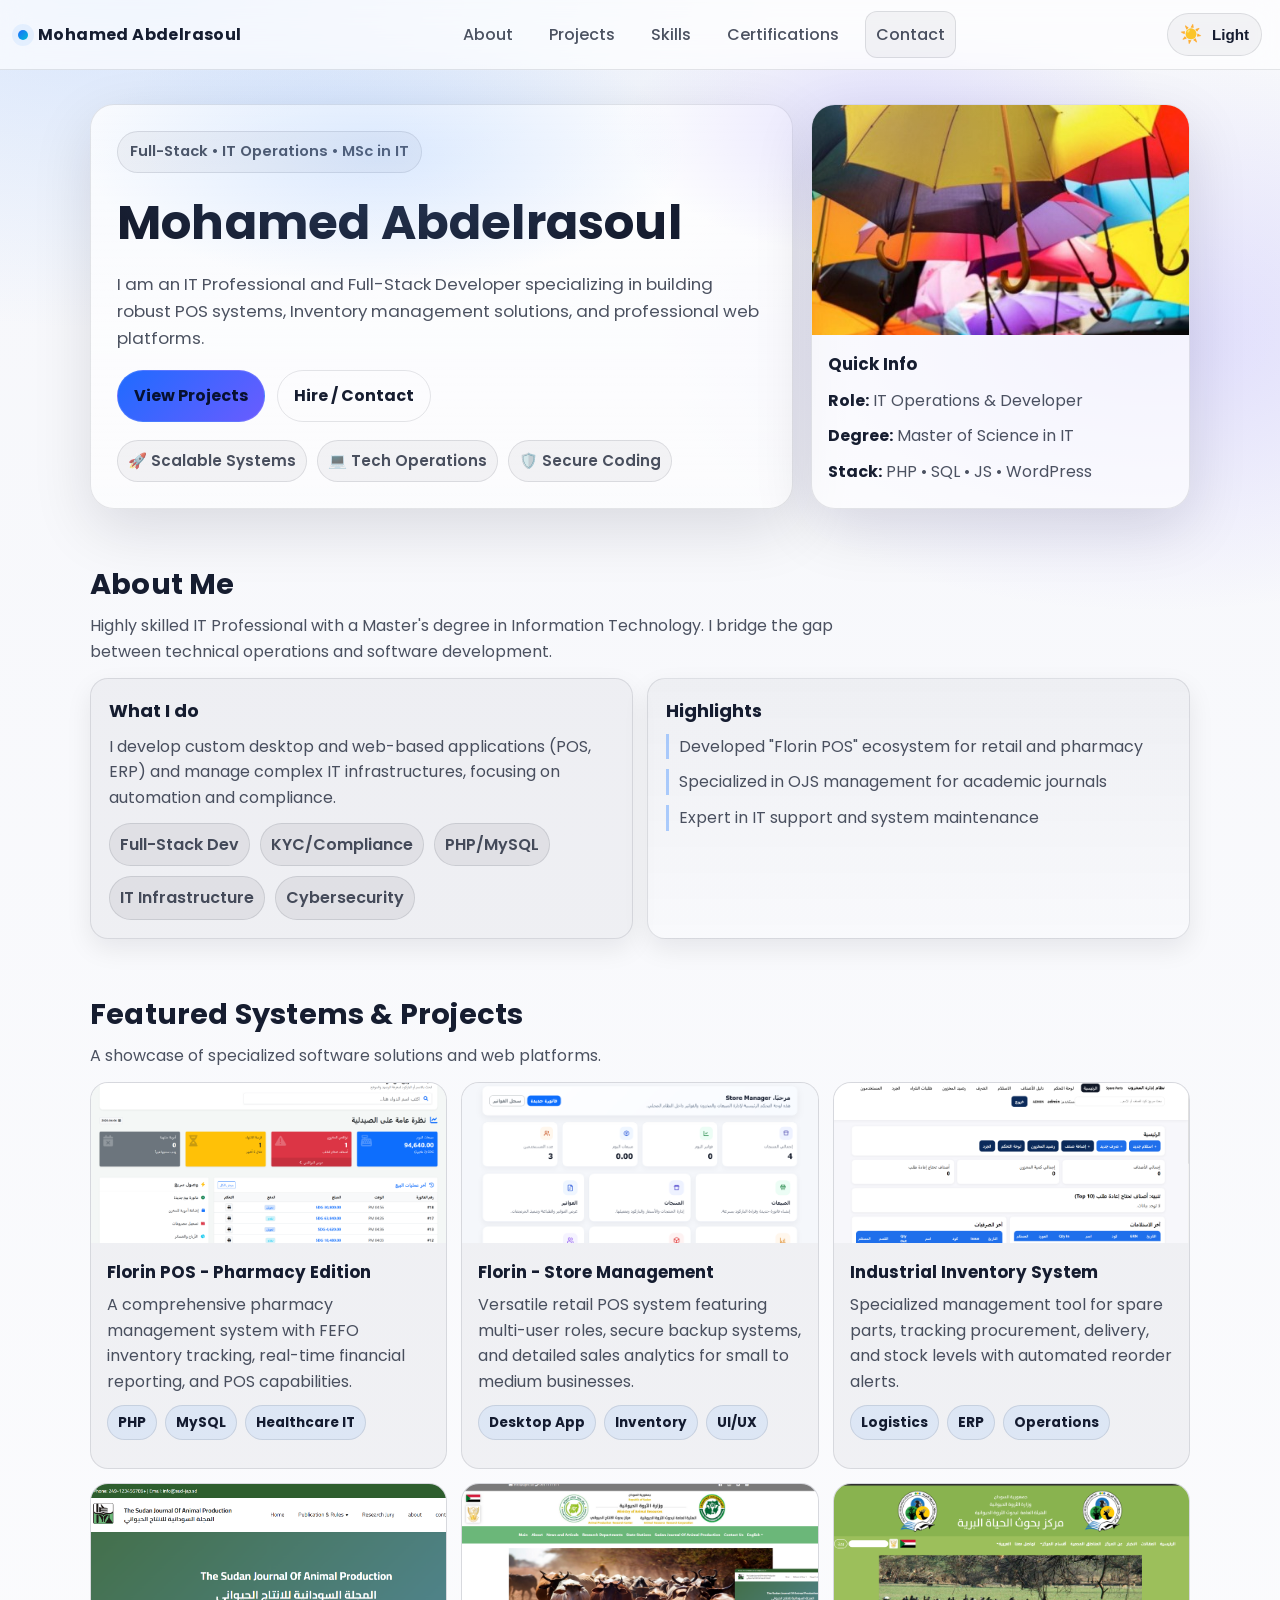
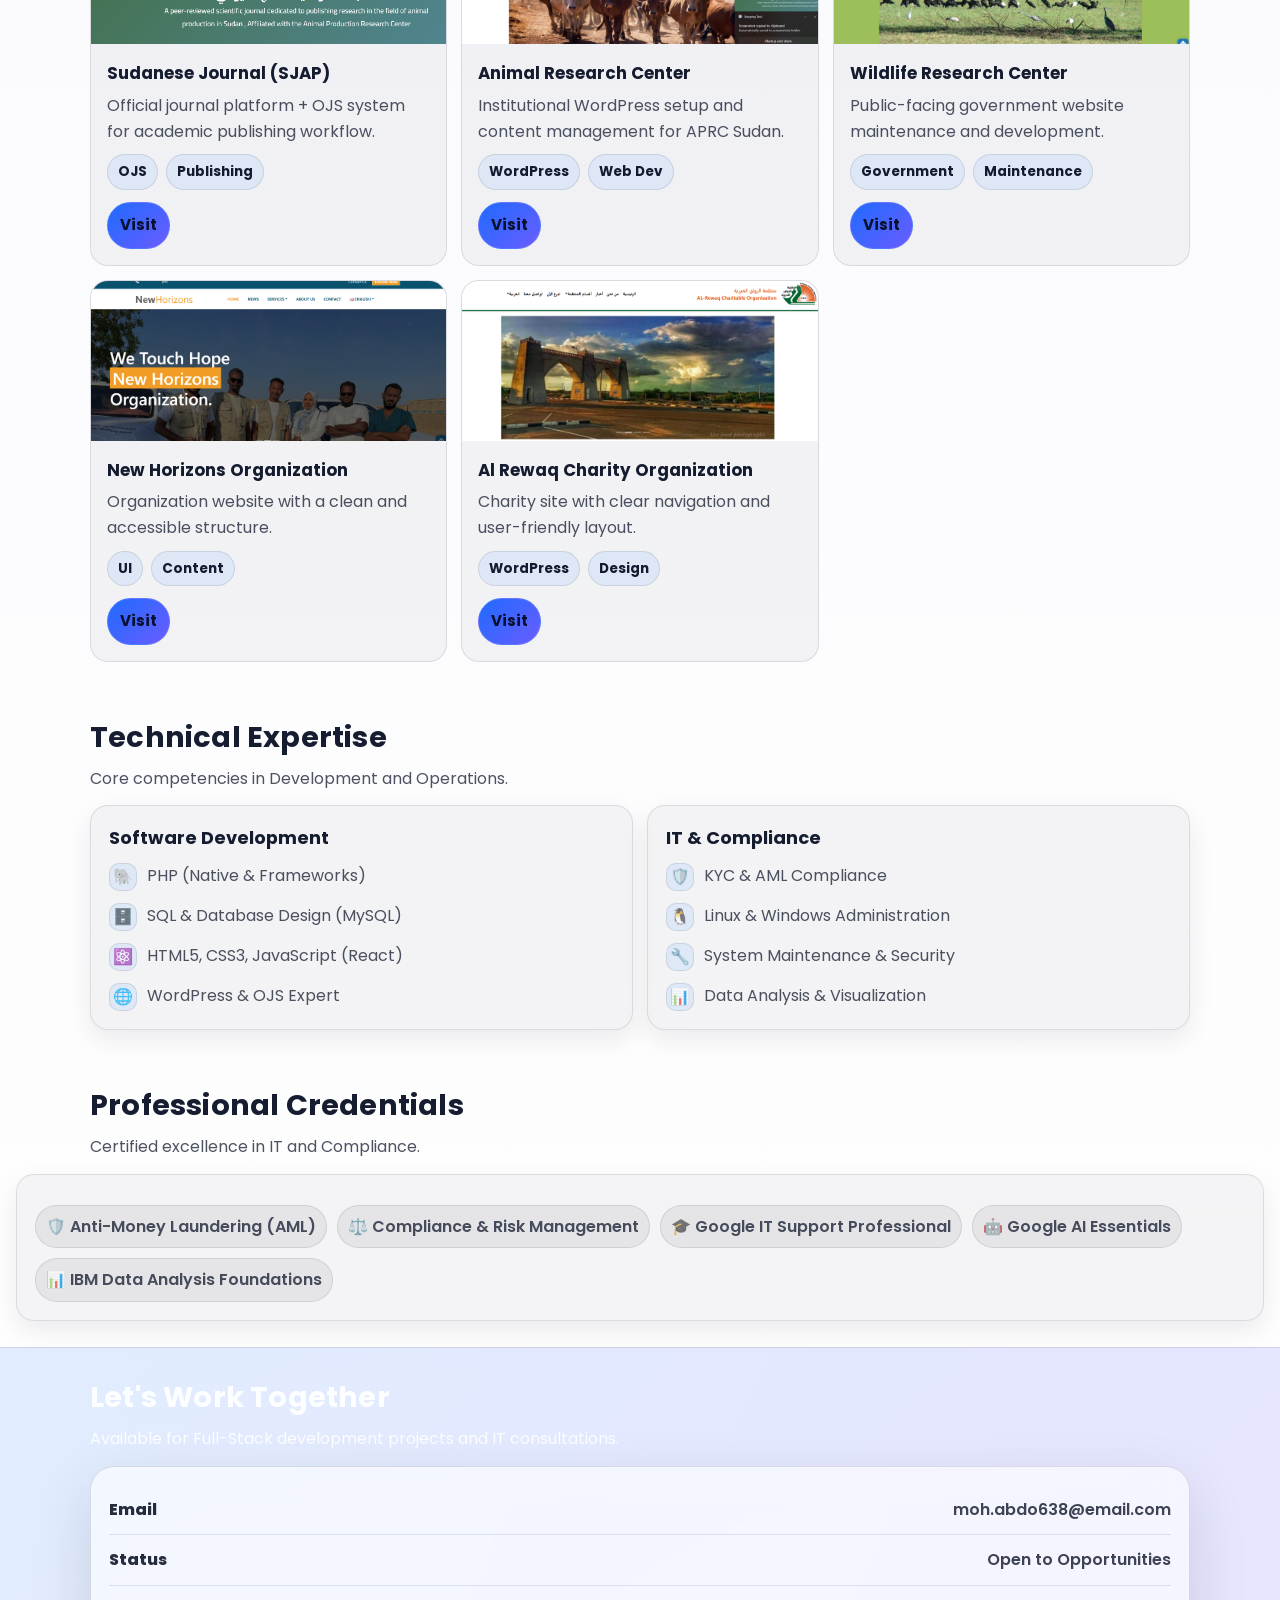
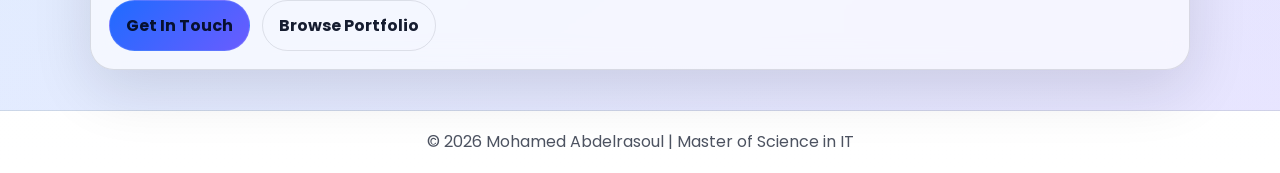
<file: index.html>
<!doctype html>
<html lang="en">
<head>
  <meta charset="UTF-8" />
  <meta name="viewport" content="width=device-width, initial-scale=1.0" />
  <meta name="theme-color" content="#0b1220" />
  <title>Mohamed Abdelrasoul | Portfolio</title>

  <link rel="preconnect" href="https://fonts.googleapis.com">
  <link rel="preconnect" href="https://fonts.gstatic.com" crossorigin>
  <link href="https://fonts.googleapis.com/css2?family=Poppins:wght@300;400;500;600;700&display=swap" rel="stylesheet">

  <link rel="stylesheet" href="css/master.css" />
</head>

<body>
  <nav class="top-nav">
    <a class="brand" href="#top" aria-label="Go to top">
      <span class="brand-dot"></span>
      <span>Mohamed Abdelrasoul</span>
    </a>

    <div class="nav-links">
      <a href="#about">About</a>
      <a href="#projects">Projects</a>
      <a href="#skills">Skills</a>
      <a href="#certifications">Certifications</a>
      <a href="#contact" class="nav-cta">Contact</a>
    </div>

    <button id="themeToggle" class="theme-toggle" type="button" aria-label="Toggle theme">
      <span class="icon" aria-hidden="true">🌙</span>
      <span class="label">Dark</span>
    </button>
  </nav>

  <header id="top" class="hero">
    <div class="hero-inner">
      <div class="hero-text fade-section">
        <div class="badge">Full-Stack • IT Operations • MSc in IT</div>
        <h1>Mohamed Abdelrasoul</h1>
        <p>
          I am an IT Professional and Full-Stack Developer specializing in building robust POS systems, 
          Inventory management solutions, and professional web platforms.
        </p>

        <div class="hero-actions">
          <a class="btn primary" href="#projects">View Projects</a>
          <a class="btn ghost" href="#contact">Hire / Contact</a>
        </div>

        <div class="hero-meta">
          <span class="meta-item">🚀 Scalable Systems</span>
          <span class="meta-item">💻 Tech Operations</span>
          <span class="meta-item">🛡️ Secure Coding</span>
        </div>
      </div>

      <div class="hero-card fade-section">
        <img class="avatar" src="images/23741074.jpg" alt="Profile Photo" />
        <div class="hero-card-info">
          <h2 class="mini-title">Quick Info</h2>
          <ul class="quick-list">
            <li><span class="k">Role:</span> IT Operations & Developer</li>
            <li><span class="k">Degree:</span> Master of Science in IT</li>
            <li><span class="k">Stack:</span> PHP • SQL • JS • WordPress</li>
          </ul>
        </div>
      </div>
    </div>

    <div class="hero-glow" aria-hidden="true"></div>
  </header>

  <main>
    <section id="about" class="section fade-section">
      <div class="section-head">
        <h2>About Me</h2>
        <p class="section-subtitle">
          Highly skilled IT Professional with a Master's degree in Information Technology. I bridge the gap between technical operations and software development.
        </p>
      </div>

      <div class="two-col">
        <div class="card">
          <h3>What I do</h3>
          <p>
            I develop custom desktop and web-based applications (POS, ERP) and manage complex IT infrastructures, focusing on automation and compliance.
          </p>
          <div class="chips">
            <span class="chip">Full-Stack Dev</span>
            <span class="chip">KYC/Compliance</span>
            <span class="chip">PHP/MySQL</span>
            <span class="chip">IT Infrastructure</span>
            <span class="chip">Cybersecurity</span>
          </div>
        </div>

        <div class="card subtle">
          <h3>Highlights</h3>
          <ul class="bullets">
            <li>Developed "Florin POS" ecosystem for retail and pharmacy</li>
            <li>Specialized in OJS management for academic journals</li>
            <li>Expert in IT support and system maintenance</li>
          </ul>
        </div>
      </div>
    </section>

    <section id="projects" class="section fade-section">
      <div class="section-head">
        <h2>Featured Systems & Projects</h2>
        <p class="section-subtitle">A showcase of specialized software solutions and web platforms.</p>
      </div>

      <div class="project-grid">
        <article class="project">
          <div class="project-media">
            <img src="images/pharmacy_system.png" alt="Pharmacy Management System" />
          </div>
          <div class="project-body">
            <h3>Florin POS - Pharmacy Edition</h3>
            <p>A comprehensive pharmacy management system with FEFO inventory tracking, real-time financial reporting, and POS capabilities.</p>
            <div class="project-tags">
              <span class="tag">PHP</span>
              <span class="tag">MySQL</span>
              <span class="tag">Healthcare IT</span>
            </div>
          </div>
        </article>

        <article class="project">
          <div class="project-media">
            <img src="images/florin_store.png" alt="Florin Store Manager" />
          </div>
          <div class="project-body">
            <h3>Florin - Store Management</h3>
            <p>Versatile retail POS system featuring multi-user roles, secure backup systems, and detailed sales analytics for small to medium businesses.</p>
            <div class="project-tags">
              <span class="tag">Desktop App</span>
              <span class="tag">Inventory</span>
              <span class="tag">UI/UX</span>
            </div>
          </div>
        </article>

        <article class="project">
          <div class="project-media">
            <img src="images/spare_parts.png" alt="Spare Parts Management" />
          </div>
          <div class="project-body">
            <h3>Industrial Inventory System</h3>
            <p>Specialized management tool for spare parts, tracking procurement, delivery, and stock levels with automated reorder alerts.</p>
            <div class="project-tags">
              <span class="tag">Logistics</span>
              <span class="tag">ERP</span>
              <span class="tag">Operations</span>
            </div>
          </div>
        </article>

        <article class="project">
          <div class="project-media">
            <img src="images/sud-jap.png" alt="Sudanese Journal Project" />
          </div>
          <div class="project-body">
            <h3>Sudanese Journal (SJAP)</h3>
            <p>Official journal platform + OJS system for academic publishing workflow.</p>
            <div class="project-tags">
              <span class="tag">OJS</span>
              <span class="tag">Publishing</span>
            </div>
            <div class="project-actions">
              <a class="btn small primary" href="https://sud-jap.sd/" target="_blank">Visit</a>
            </div>

          </div>
        </article>

        <article class="project">
          <div class="project-media">
            <img src="images/aprc.png" alt="Animal Research Center" />
          </div>
          <div class="project-body">
            <h3>Animal Research Center</h3>
            <p>Institutional WordPress setup and content management for APRC Sudan.</p>
            <div class="project-tags">
              <span class="tag">WordPress</span>
              <span class="tag">Web Dev</span>
            </div>
            <div class="project-actions">
              <a class="btn small primary" href="https://www.aprc.sd/?page_id=39&lang=en" target="_blank" rel="noopener">Visit</a>
            </div>
          </div>
        </article>

        <article class="project">
          <div class="project-media">
            <img src="images/wrc.png" alt="Wildlife Research Center" />
          </div>
          <div class="project-body">
            <h3>Wildlife Research Center</h3>
            <p>Public-facing government website maintenance and development.</p>
            <div class="project-tags">
              <span class="tag">Government</span>
              <span class="tag">Maintenance</span>
            </div>
            <div class="project-actions">
              <a class="btn small primary" href="https://wrc.gov.sd/" target="_blank" rel="noopener">Visit</a>
            </div>
          </div>
        </article>

        <article class="project">
          <div class="project-media">
            <img src="images/nhosd.png" alt="New Horizons Organization" />
          </div>
          <div class="project-body">
            <h3>New Horizons Organization</h3>
            <p>Organization website with a clean and accessible structure.</p>
            <div class="project-tags">
              <span class="tag">UI</span>
              <span class="tag">Content</span>
            </div>
            <div class="project-actions">
              <a class="btn small primary" href="https://nhosd.org/" target="_blank" rel="noopener">Visit</a>
            </div>
          </div>
        </article>

        <article class="project">
          <div class="project-media">
            <img src="images/alrewaq.png" alt="Al Rewaq Charity" />
          </div>
          <div class="project-body">
            <h3>Al Rewaq Charity Organization</h3>
            <p>Charity site with clear navigation and user-friendly layout.</p>
            <div class="project-tags">
              <span class="tag">WordPress</span>
              <span class="tag">Design</span>
            </div>
            <div class="project-actions">
              <a class="btn small primary" href="https://www.alrewaq.net/" target="_blank" rel="noopener">Visit</a>
            </div>
          </div>
        </article>


      </div>
    </section>

    <section id="skills" class="section fade-section">
      <div class="section-head">
        <h2>Technical Expertise</h2>
        <p class="section-subtitle">Core competencies in Development and Operations.</p>
      </div>

      <div class="grid-2">
        <div class="card">
          <h3>Software Development</h3>
          <ul class="nice-list">
            <li><span class="b">🐘</span> PHP (Native & Frameworks)</li>
            <li><span class="b">🗄️</span> SQL & Database Design (MySQL)</li>
            <li><span class="b">⚛️</span> HTML5, CSS3, JavaScript (React)</li>
            <li><span class="b">🌐</span> WordPress & OJS Expert</li>
          </ul>
        </div>

        <div class="card">
          <h3>IT & Compliance</h3>
          <ul class="nice-list">
            <li><span class="b">🛡️</span> KYC & AML Compliance</li>
            <li><span class="b">🐧</span> Linux & Windows Administration</li>
            <li><span class="b">🔧</span> System Maintenance & Security</li>
            <li><span class="b">📊</span> Data Analysis & Visualization</li>
          </ul>
        </div>
      </div>
    </section>

    <section id="certifications" class="section fade-section">
      <div class="section-head">
        <h2>Professional Credentials</h2>
        <p class="section-subtitle">Certified excellence in IT and Compliance.</p>
      </div>

      <div class="card">
        <div class="chips wrap">
          <span class="chip">🛡️ Anti-Money Laundering (AML)</span>
          <span class="chip">⚖️ Compliance & Risk Management</span>
          <span class="chip">🎓 Google IT Support Professional</span>
          <span class="chip">🤖 Google AI Essentials</span>
          <span class="chip">📊 IBM Data Analysis Foundations</span>
        </div>
      </div>
    </section>

    <section id="contact" class="section contact fade-section">
      <div class="section-head light">
        <h2>Let's Work Together</h2>
        <p class="section-subtitle">Available for Full-Stack development projects and IT consultations.</p>
      </div>

      <div class="contact-card">
        <div class="contact-row">
          <span class="contact-label">Email</span>
          <a class="contact-value" href="mailto:moh.abdo638@email.com">moh.abdo638@email.com</a>
        </div>
        <div class="contact-row">
          <span class="contact-label">Status</span>
          <span class="contact-value">Open to Opportunities</span>
        </div>

        <div class="contact-actions">
          <a class="btn primary" href="mailto:moh.abdo638@email.com">Get In Touch</a>
          <a class="btn ghost" href="#projects">Browse Portfolio</a>
        </div>
      </div>
    </section>
  </main>

  <footer class="footer">
    <p>© 2026 Mohamed Abdelrasoul | Master of Science in IT</p>
  </footer>

  <button id="scrollTop" class="scroll-top" type="button">↑</button>

  <script src="js/main.js"></script>
</body>
</html>
</file>
<file: css/master.css>
/* ========= Reset ========= */
* { margin: 0; padding: 0; box-sizing: border-box; }
img { max-width: 100%; display: block; }
html { scroll-behavior: smooth; }

:root{
  --bg: #0b1220;
  --bg2: #0f1b33;
  --card: rgba(255,255,255,0.06);
  --card2: rgba(255,255,255,0.10);
  --text: rgba(255,255,255,0.90);
  --muted: rgba(255,255,255,0.72);
  --border: rgba(255,255,255,0.14);
  --shadow: 0 20px 60px rgba(0,0,0,0.35);

  --primary: #6ea8ff;
  --primary2: #8a7dff;
  --accent: #2ae2ff;

  --radius: 18px;
  --radius2: 24px;
  --max: 1100px;

  --navH: 70px;
}

/* Light theme overrides */
body.light{
  --bg: #f6f7fb;
  --bg2: #ffffff;
  --card: rgba(2, 10, 30, 0.04);
  --card2: rgba(2, 10, 30, 0.06);
  --text: rgba(2, 10, 30, 0.92);
  --muted: rgba(2, 10, 30, 0.70);
  --border: rgba(2, 10, 30, 0.10);
  --shadow: 0 20px 60px rgba(2,10,30,0.12);

  --primary: #1f6bff;
  --primary2: #6a5cff;
  --accent: #00bcd4;
}

body{
  font-family: "Poppins", sans-serif;
  background: radial-gradient(1200px 600px at 10% 0%, rgba(110,168,255,0.22), transparent 55%),
              radial-gradient(900px 500px at 90% 10%, rgba(138,125,255,0.22), transparent 55%),
              linear-gradient(180deg, var(--bg), var(--bg2));
  color: var(--text);
  line-height: 1.6;
  min-height: 100vh;
}

/* Reduce motion */
@media (prefers-reduced-motion: reduce){
  *{ transition: none !important; animation: none !important; }
  html{ scroll-behavior: auto; }
}

/* ========= Top Nav ========= */
.top-nav{
  position: sticky;
  top: 0;
  z-index: 50;
  height: var(--navH);
  display: flex;
  align-items: center;
  justify-content: space-between;
  padding: 0 18px;
  background: rgba(10, 18, 32, 0.55);
  border-bottom: 1px solid var(--border);
  backdrop-filter: blur(14px);
}

body.light .top-nav{
  background: rgba(255,255,255,0.65);
}

.brand{
  display: inline-flex;
  align-items: center;
  gap: 10px;
  text-decoration: none;
  color: var(--text);
  font-weight: 700;
  letter-spacing: 0.4px;
}

.brand-dot{
  width: 10px;
  height: 10px;
  border-radius: 999px;
  background: linear-gradient(135deg, var(--primary), var(--accent));
  box-shadow: 0 0 0 6px rgba(110,168,255,0.12);
}

.nav-links{
  display: flex;
  align-items: center;
  gap: 16px;
}

.nav-links a{
  text-decoration: none;
  color: var(--muted);
  font-weight: 500;
  padding: 10px 10px;
  border-radius: 12px;
  transition: background 0.25s ease, color 0.25s ease, transform 0.25s ease;
}

.nav-links a:hover{
  background: var(--card);
  color: var(--text);
  transform: translateY(-1px);
}

.nav-cta{
  border: 1px solid var(--border);
  background: var(--card);
}

.theme-toggle{
  display: inline-flex;
  align-items: center;
  gap: 10px;
  border: 1px solid var(--border);
  background: var(--card);
  color: var(--text);
  padding: 10px 12px;
  border-radius: 999px;
  cursor: pointer;
  transition: transform 0.25s ease, background 0.25s ease;
}

.theme-toggle:hover{ transform: translateY(-1px); background: var(--card2); }
.theme-toggle .label{ font-weight: 600; font-size: 0.95rem; }
.theme-toggle .icon{ font-size: 1.1rem; }

/* ========= Hero ========= */
.hero{
  position: relative;
  padding: 34px 16px 26px;
}

.hero-inner{
  max-width: var(--max);
  margin: 0 auto;
  display: grid;
  grid-template-columns: 1.3fr 0.7fr;
  gap: 18px;
  align-items: stretch;
}

.hero-glow{
  position: absolute;
  inset: -20px 0 auto 0;
  height: 260px;
  background: radial-gradient(500px 220px at 30% 40%, rgba(110,168,255,0.22), transparent 60%),
              radial-gradient(450px 220px at 70% 30%, rgba(138,125,255,0.22), transparent 60%);
  pointer-events: none;
}

.hero-text{
  padding: 26px;
  border-radius: var(--radius2);
  border: 1px solid var(--border);
  background: linear-gradient(180deg, rgba(255,255,255,0.08), rgba(255,255,255,0.04));
  box-shadow: var(--shadow);
  position: relative;
  overflow: hidden;
}

body.light .hero-text{
  background: linear-gradient(180deg, rgba(255,255,255,0.75), rgba(255,255,255,0.55));
}

.badge{
  display: inline-flex;
  align-items: center;
  gap: 10px;
  padding: 8px 12px;
  border-radius: 999px;
  border: 1px solid var(--border);
  background: var(--card);
  color: var(--muted);
  font-weight: 600;
  font-size: 0.92rem;
}

.hero h1{
  margin-top: 12px;
  font-size: clamp(2rem, 4vw, 3rem);
  letter-spacing: 0.2px;
}

.hero p{
  margin-top: 10px;
  max-width: 62ch;
  color: var(--muted);
  font-size: 1.05rem;
}

.hero-actions{
  margin-top: 18px;
  display: flex;
  gap: 12px;
  flex-wrap: wrap;
}

.btn{
  display: inline-flex;
  align-items: center;
  justify-content: center;
  gap: 8px;
  text-decoration: none;
  border-radius: 999px;
  padding: 12px 16px;
  font-weight: 700;
  border: 1px solid transparent;
  transition: transform 0.25s ease, background 0.25s ease, border-color 0.25s ease;
  color: var(--text);
}

.btn:hover{ transform: translateY(-2px); }

.btn.primary{
  background: linear-gradient(135deg, var(--primary), var(--primary2));
  border-color: rgba(255,255,255,0.12);
}

.btn.ghost{
  background: transparent;
  border-color: var(--border);
}

.btn.small{
  padding: 10px 12px;
  font-size: 0.95rem;
}

.hero-meta{
  margin-top: 18px;
  display: flex;
  gap: 10px;
  flex-wrap: wrap;
  color: var(--muted);
  font-weight: 600;
  font-size: 0.95rem;
}

.meta-item{
  padding: 8px 10px;
  border: 1px solid var(--border);
  border-radius: 999px;
  background: var(--card);
}

/* Right hero card */
.hero-card{
  border-radius: var(--radius2);
  border: 1px solid var(--border);
  background: var(--card);
  box-shadow: var(--shadow);
  overflow: hidden;
  display: flex;
  flex-direction: column;
}

body.light .hero-card{
  background: rgba(255,255,255,0.65);
}

.avatar{
  width: 100%;
  height: 230px;
  object-fit: cover;
}

.hero-card-info{
  padding: 16px;
}

.mini-title{
  font-size: 1.05rem;
  margin-bottom: 10px;
}

.quick-list{
  list-style: none;
  color: var(--muted);
  display: grid;
  gap: 10px;
}

.quick-list .k{
  color: var(--text);
  font-weight: 700;
}

/* ========= Sections ========= */
.section{
  padding: 26px 16px;
}

.section-head{
  max-width: var(--max);
  margin: 0 auto 14px;
  text-align: left;
}

.section-head h2{
  font-size: 1.8rem;
  letter-spacing: 0.2px;
}

.section-subtitle{
  margin-top: 6px;
  color: var(--muted);
  max-width: 80ch;
}

.section-head.light h2,
.section-head.light .section-subtitle{
  color: rgba(255,255,255,0.92);
}

.two-col,
.grid-2{
  max-width: var(--max);
  margin: 0 auto;
  display: grid;
  grid-template-columns: 1fr 1fr;
  gap: 14px;
}

.card{
  border: 1px solid var(--border);
  background: var(--card);
  border-radius: var(--radius);
  padding: 18px;
  box-shadow: 0 10px 30px rgba(0,0,0,0.18);
}

body.light .card{
  box-shadow: 0 10px 26px rgba(2,10,30,0.08);
}

.card.subtle{
  background: linear-gradient(180deg, var(--card), transparent);
}

.card h3{
  font-size: 1.12rem;
  margin-bottom: 8px;
}

.card p{ color: var(--muted); }

.bullets{
  list-style: none;
  display: grid;
  gap: 10px;
  margin-top: 6px;
  color: var(--muted);
}

.bullets li{
  padding-left: 10px;
  border-left: 3px solid rgba(110,168,255,0.55);
}

.chips{
  display: flex;
  gap: 10px;
  flex-wrap: wrap;
  margin-top: 12px;
}

.chips.wrap{ justify-content: flex-start; }

.chip{
  border: 1px solid var(--border);
  background: var(--card2);
  padding: 8px 10px;
  border-radius: 999px;
  font-weight: 600;
  color: var(--muted);
}

/* ========= Projects ========= */
.project-grid{
  max-width: var(--max);
  margin: 0 auto;
  display: grid;
  grid-template-columns: repeat(3, 1fr);
  gap: 14px;
}

.project{
  border: 1px solid var(--border);
  border-radius: var(--radius);
  overflow: hidden;
  background: var(--card);
  transition: transform 0.25s ease, box-shadow 0.25s ease, background 0.25s ease;
}

.project:hover{
  transform: translateY(-4px);
  background: var(--card2);
  box-shadow: var(--shadow);
}

.project-media img{
  height: 160px;
  width: 100%;
  object-fit: cover;
}

.project-body{
  padding: 16px;
}

.project-body h3{
  font-size: 1.05rem;
  margin-bottom: 6px;
}

.project-body p{
  color: var(--muted);
  margin-bottom: 10px;
}

.project-tags{
  display: flex;
  gap: 8px;
  flex-wrap: wrap;
  margin-bottom: 12px;
}

.tag{
  font-size: 0.85rem;
  font-weight: 700;
  padding: 6px 10px;
  border-radius: 999px;
  border: 1px solid var(--border);
  background: rgba(110,168,255,0.14);
  color: var(--text);
}

.project-actions{
  display: flex;
  gap: 10px;
  flex-wrap: wrap;
}

/* ========= Nice list ========= */
.nice-list{
  list-style: none;
  display: grid;
  gap: 12px;
  margin-top: 10px;
  color: var(--muted);
}

.nice-list li{
  display: flex;
  gap: 10px;
  align-items: flex-start;
}

.nice-list .b{
  width: 28px;
  height: 28px;
  display: inline-flex;
  align-items: center;
  justify-content: center;
  border-radius: 10px;
  background: rgba(110,168,255,0.14);
  border: 1px solid var(--border);
}

/* ========= Contact ========= */
.contact{
  padding-bottom: 40px;
}

.contact{
  background: linear-gradient(135deg, rgba(110,168,255,0.20), rgba(138,125,255,0.20));
  border-top: 1px solid var(--border);
  border-bottom: 1px solid var(--border);
}

.contact-card{
  max-width: var(--max);
  margin: 0 auto;
  border-radius: var(--radius2);
  border: 1px solid rgba(255,255,255,0.16);
  background: rgba(0,0,0,0.18);
  backdrop-filter: blur(14px);
  padding: 18px;
  box-shadow: var(--shadow);
}

body.light .contact-card{
  background: rgba(255,255,255,0.6);
  border-color: rgba(2,10,30,0.12);
}

.contact-row{
  display: flex;
  justify-content: space-between;
  gap: 14px;
  padding: 12px 0;
  border-bottom: 1px solid rgba(255,255,255,0.12);
}

body.light .contact-row{
  border-bottom: 1px solid rgba(2,10,30,0.10);
}

.contact-row:last-child{ border-bottom: none; }

.contact-label{
  font-weight: 800;
  color: rgba(255,255,255,0.92);
}

body.light .contact-label{
  color: rgba(2,10,30,0.86);
}

.contact-value{
  color: rgba(255,255,255,0.86);
  text-decoration: none;
  font-weight: 600;
}

.contact-value:hover{ text-decoration: underline; }

body.light .contact-value{
  color: rgba(2,10,30,0.76);
}

.contact-actions{
  margin-top: 14px;
  display: flex;
  gap: 12px;
  flex-wrap: wrap;
}

/* ========= Footer ========= */
.footer{
  text-align: center;
  padding: 18px 16px;
  color: var(--muted);
}

/* ========= Scroll Top ========= */
.scroll-top{
  position: fixed;
  right: 18px;
  bottom: 18px;
  width: 46px;
  height: 46px;
  border-radius: 999px;
  border: 1px solid var(--border);
  background: var(--card);
  color: var(--text);
  font-size: 18px;
  font-weight: 900;
  cursor: pointer;
  box-shadow: 0 10px 25px rgba(0,0,0,0.22);
  display: none;
  transition: transform 0.25s ease, background 0.25s ease, opacity 0.25s ease;
  backdrop-filter: blur(12px);
}

.scroll-top:hover{
  transform: translateY(-2px);
  background: var(--card2);
}

/* ========= Fade-in ========= */
.fade-section{
  opacity: 0;
  transform: translateY(18px);
  transition: opacity 0.9s ease, transform 0.9s ease;
}

.fade-section.visible{
  opacity: 1;
  transform: translateY(0);
}

/* ========= Responsive ========= */
@media (max-width: 980px){
  .hero-inner{ grid-template-columns: 1fr; }
  .avatar{ height: 220px; }
  .project-grid{ grid-template-columns: repeat(2, 1fr); }
  .two-col, .grid-2{ grid-template-columns: 1fr; }
  .nav-links{ display: none; }
}

@media (max-width: 560px){
  .project-grid{ grid-template-columns: 1fr; }
  .hero-text{ padding: 18px; }
  .top-nav{ padding: 0 12px; }
}
</file>
